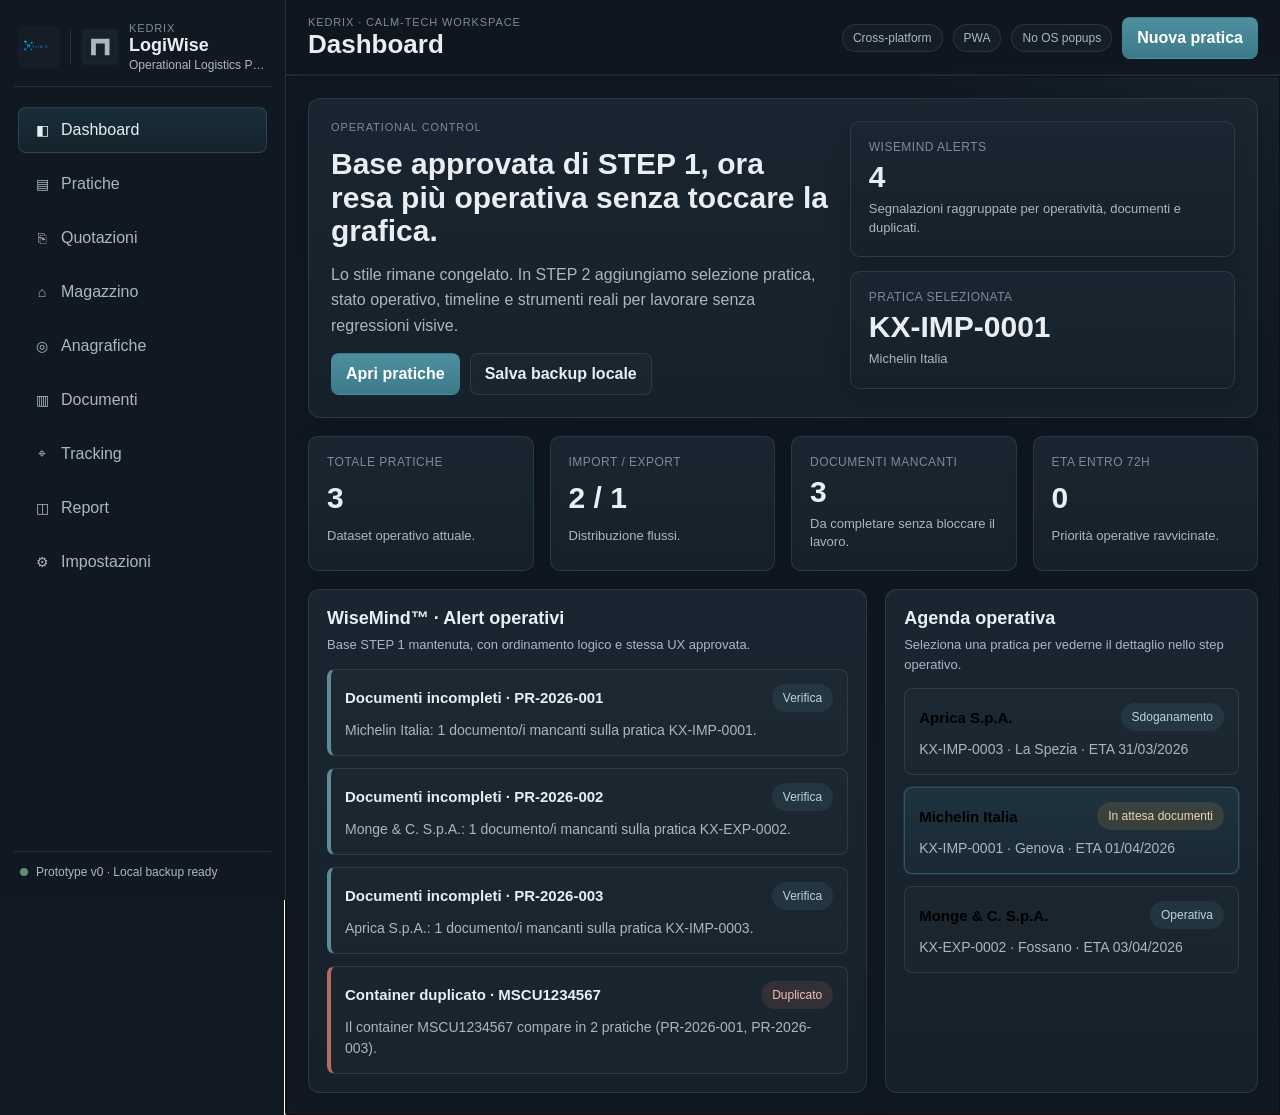
<file: public/index.html>
<!DOCTYPE html>
<html lang="it">
<head>
  <meta charset="UTF-8" />
  <meta name="viewport" content="width=device-width, initial-scale=1, viewport-fit=cover" />
  <title>LogiWise | Kedrix</title>
  <meta name="description" content="LogiWise by Kedrix - Logistics operating platform prototype." />
  <meta name="theme-color" content="#111A23" />
  <meta name="apple-mobile-web-app-capable" content="yes" />
  <meta name="apple-mobile-web-app-status-bar-style" content="default" />
  <link rel="manifest" href="./manifest.json" />
  <link rel="icon" type="image/svg+xml" href="../brand/kedrix.svg" />
  <link rel="stylesheet" href="./style.css" />
</head>
<body>
  <div class="app-shell">
    <aside id="sidebar" class="sidebar" aria-label="Navigazione principale">
      <div class="sidebar-brand">
        <div class="brand-stack">
          <img src="../brand/kedrix.svg" alt="Kedrix" class="brand-kedrix" width="42" height="42" />
          <div class="brand-divider" aria-hidden="true"></div>
          <img src="../brand/logiwise-placeholder.svg" alt="LogiWise placeholder" class="brand-logiwise" width="38" height="38" />
          <div class="brand-text">
            <div class="brand-company">Kedrix</div>
            <div class="brand-product">LogiWise</div>
            <div class="brand-subtitle">Operational Logistics Platform</div>
          </div>
        </div>
        <button id="sidebarCloseBtn" class="icon-button mobile-only" type="button" aria-label="Chiudi menu">✕</button>
      </div>

      <nav class="nav-grid" aria-label="Moduli applicazione">
        <button class="nav-tab active" data-route="dashboard" type="button"><span class="nav-icon">◧</span><span>Dashboard</span></button>
        <button class="nav-tab" data-route="practices" type="button"><span class="nav-icon">▤</span><span>Pratiche</span></button>
        <button class="nav-tab" data-route="quotes" type="button"><span class="nav-icon">⎘</span><span>Quotazioni</span></button>
        <button class="nav-tab" data-route="warehouse" type="button"><span class="nav-icon">⌂</span><span>Magazzino</span></button>
        <button class="nav-tab" data-route="contacts" type="button"><span class="nav-icon">◎</span><span>Anagrafiche</span></button>
        <button class="nav-tab" data-route="documents" type="button"><span class="nav-icon">▥</span><span>Documenti</span></button>
        <button class="nav-tab" data-route="tracking" type="button"><span class="nav-icon">⌖</span><span>Tracking</span></button>
        <button class="nav-tab" data-route="reports" type="button"><span class="nav-icon">◫</span><span>Report</span></button>
        <button class="nav-tab" data-route="settings" type="button"><span class="nav-icon">⚙</span><span>Impostazioni</span></button>
      </nav>

      <div class="sidebar-footer">
        <div class="sidebar-status">
          <span class="status-dot"></span>
          <span>Prototype v0 · Local backup ready</span>
        </div>
      </div>
    </aside>

    <div id="sidebarBackdrop" class="sidebar-backdrop" hidden></div>

    <div class="workspace">
      <header class="topbar">
        <div class="topbar-left">
          <button id="sidebarOpenBtn" class="icon-button mobile-only" type="button" aria-label="Apri menu">☰</button>
          <div>
            <div class="eyebrow">Kedrix · Calm-tech workspace</div>
            <h1 id="pageTitle" class="page-title">Dashboard</h1>
          </div>
        </div>

        <div class="topbar-right">
          <div class="topbar-pills">
            <span class="soft-pill">Cross-platform</span>
            <span class="soft-pill">PWA</span>
            <span class="soft-pill">No OS popups</span>
          </div>
          <button id="quickAddBtn" class="primary-button" type="button">Nuova pratica</button>
        </div>
      </header>

      <main id="mainContent" class="main-content" tabindex="-1" aria-live="polite"></main>
    </div>
  </div>

  <section id="appToastRegion" class="toast-region" aria-live="polite" aria-atomic="true"></section>

  <template id="emptyModuleTemplate">
    <section class="view-stack">
      <section class="hero-panel">
        <div class="hero-content">
          <span class="eyebrow">Module planned</span>
          <h2 class="hero-title">Modulo in roadmap</h2>
          <p class="hero-text">
            Questo modulo è predisposto a livello di navigazione, stile e architettura.
            In STEP 1 non viene implementata la logica operativa per mantenere il rilascio pulito,
            testabile e senza regressioni.
          </p>
          <div class="action-row">
            <button class="primary-button" type="button" data-action-route="dashboard">Torna alla dashboard</button>
            <button class="secondary-button" type="button" data-action-route="practices">Apri pratiche</button>
          </div>
        </div>
      </section>
    </section>
  </template>

  <script src="./app.js"></script>
</body>
</html>
</file>
<file: public/style.css>
:root {
  --bg: #0F1720;
  --bg-alt: #111A23;
  --panel: #16212B;
  --panel-2: #1A2631;
  --panel-3: #20303C;
  --line: rgba(168, 183, 194, 0.14);
  --line-strong: rgba(168, 183, 194, 0.22);

  --text: #E8EEF2;
  --text-soft: #AAB7C2;
  --text-muted: #7E8B97;

  --accent: #3C7A89;
  --accent-2: #4E8F9F;
  --accent-soft: rgba(60, 122, 137, 0.16);

  --success: #5F8F76;
  --warning: #C79A52;
  --danger: #B96A5F;
  --info: #5E8C96;

  --radius-sm: 8px;
  --radius-md: 10px;
  --radius-lg: 12px;

  --shadow: 0 10px 24px rgba(7, 12, 18, 0.18);
  --sidebar-width: 286px;

  --font-ui: Inter, "Segoe UI", Roboto, Arial, sans-serif;
  --fast: 180ms ease;
}

*,
*::before,
*::after { box-sizing: border-box; }

html {
  -webkit-text-size-adjust: 100%;
  text-size-adjust: 100%;
  scroll-behavior: smooth;
}

body {
  margin: 0;
  min-height: 100vh;
  background:
    radial-gradient(circle at top right, rgba(94, 140, 150, 0.10), transparent 24%),
    linear-gradient(180deg, #0F1720 0%, #111A23 100%);
  color: var(--text);
  font-family: var(--font-ui);
}

button,
input,
select,
textarea {
  font: inherit;
}

button { cursor: pointer; }
img { display: block; max-width: 100%; }
[hidden] { display: none !important; }

.app-shell { min-height: 100vh; }

.sidebar {
  position: fixed;
  inset: 0 auto 0 0;
  width: var(--sidebar-width);
  background: rgba(17, 26, 35, 0.98);
  border-right: 1px solid var(--line);
  padding: 18px 14px;
  display: flex;
  flex-direction: column;
  gap: 16px;
  z-index: 50;
  backdrop-filter: blur(10px);
}

.sidebar-brand {
  display: flex;
  justify-content: space-between;
  align-items: flex-start;
  gap: 10px;
  padding: 4px 4px 14px;
  border-bottom: 1px solid var(--line);
}

.brand-stack {
  display: grid;
  grid-template-columns: auto 1px auto 1fr;
  align-items: center;
  gap: 10px;
  min-width: 0;
}

.brand-kedrix {
  width: 42px;
  height: 42px;
  object-fit: contain;
}

.brand-divider {
  width: 1px;
  height: 34px;
  background: var(--line);
}

.brand-logiwise {
  width: 38px;
  height: 38px;
  object-fit: contain;
}

.brand-text {
  min-width: 0;
  display: grid;
  gap: 2px;
}

.brand-company {
  font-size: 11px;
  text-transform: uppercase;
  letter-spacing: 0.08em;
  color: var(--text-muted);
}

.brand-product {
  font-size: 18px;
  font-weight: 700;
  line-height: 1.1;
}

.brand-subtitle {
  font-size: 12px;
  color: var(--text-soft);
  white-space: nowrap;
  overflow: hidden;
  text-overflow: ellipsis;
}

.nav-grid {
  display: grid;
  gap: 8px;
  padding: 4px;
}

.nav-tab {
  min-height: 46px;
  width: 100%;
  display: grid;
  grid-template-columns: 18px 1fr;
  gap: 10px;
  align-items: center;
  text-align: left;
  padding: 0 14px;
  border: 1px solid transparent;
  border-radius: 8px;
  background: transparent;
  color: var(--text-soft);
  transition:
    background var(--fast),
    border-color var(--fast),
    color var(--fast),
    transform var(--fast);
}

.nav-tab:hover,
.nav-tab:focus-visible {
  background: rgba(60, 122, 137, 0.10);
  border-color: rgba(78, 143, 159, 0.24);
  color: var(--text);
  outline: none;
  transform: translateX(2px);
}

.nav-tab.active {
  background: linear-gradient(180deg, rgba(60, 122, 137, 0.22), rgba(60, 122, 137, 0.10));
  border-color: rgba(78, 143, 159, 0.28);
  color: var(--text);
}

.nav-icon {
  display: inline-flex;
  justify-content: center;
  font-size: 14px;
}

.sidebar-footer {
  margin-top: auto;
  padding: 10px 6px 2px;
  border-top: 1px solid var(--line);
}

.sidebar-status {
  display: inline-flex;
  align-items: center;
  gap: 8px;
  color: var(--text-soft);
  font-size: 12px;
}

.status-dot {
  width: 8px;
  height: 8px;
  background: var(--success);
  border-radius: 999px;
}

.sidebar-backdrop {
  position: fixed;
  inset: 0;
  background: rgba(10, 14, 18, 0.50);
  z-index: 40;
}

.workspace {
  margin-left: var(--sidebar-width);
  min-height: 100vh;
  display: flex;
  flex-direction: column;
}

.topbar {
  position: sticky;
  top: 0;
  z-index: 30;
  min-height: 76px;
  padding: 14px 22px;
  display: flex;
  align-items: center;
  justify-content: space-between;
  gap: 18px;
  background: rgba(15, 23, 32, 0.92);
  border-bottom: 1px solid var(--line);
  backdrop-filter: blur(12px);
}

.topbar-left,
.topbar-right,
.topbar-pills {
  display: flex;
  align-items: center;
  gap: 10px;
  flex-wrap: wrap;
}

.eyebrow {
  font-size: 11px;
  text-transform: uppercase;
  letter-spacing: 0.08em;
  color: var(--text-muted);
}

.page-title {
  margin: 2px 0 0;
  font-size: 26px;
  line-height: 1.1;
  font-weight: 700;
}

.main-content {
  padding: 22px;
  width: 100%;
}

.view-stack {
  display: grid;
  gap: 18px;
}

.hero-panel,
.panel,
.stat-card,
.table-panel,
.form-panel,
.toast,
.empty-module {
  background: linear-gradient(180deg, rgba(26, 38, 49, 0.96), rgba(22, 33, 43, 0.96));
  border: 1px solid var(--line);
  box-shadow: var(--shadow);
}

.hero-panel {
  display: grid;
  grid-template-columns: 1.3fr 1fr;
  gap: 18px;
  padding: 22px;
  border-radius: 12px;
}

.hero-content,
.hero-side {
  display: grid;
  gap: 14px;
  align-content: start;
}

.hero-title {
  margin: 0;
  font-size: 30px;
  line-height: 1.12;
  font-weight: 700;
}

.hero-text {
  margin: 0;
  color: var(--text-soft);
  line-height: 1.6;
}

.action-row {
  display: flex;
  align-items: center;
  gap: 10px;
  flex-wrap: wrap;
}

.stat-grid {
  display: grid;
  grid-template-columns: repeat(4, minmax(0, 1fr));
  gap: 16px;
}

.stat-card {
  border-radius: 10px;
  padding: 18px;
  display: grid;
  gap: 8px;
  min-height: 118px;
}

.stat-label {
  font-size: 12px;
  color: var(--text-muted);
  text-transform: uppercase;
  letter-spacing: 0.04em;
}

.stat-value {
  font-size: 30px;
  line-height: 1;
  font-weight: 700;
}

.stat-hint {
  color: var(--text-soft);
  font-size: 13px;
  line-height: 1.45;
}

.two-col {
  display: grid;
  grid-template-columns: 1.2fr 0.8fr;
  gap: 18px;
}

.panel,
.table-panel,
.form-panel,
.empty-module {
  border-radius: 12px;
  padding: 18px;
}

.panel-head {
  display: flex;
  justify-content: space-between;
  align-items: flex-start;
  gap: 12px;
  margin-bottom: 14px;
}

.panel-title {
  margin: 0;
  font-size: 18px;
  font-weight: 700;
}

.panel-subtitle {
  margin: 6px 0 0;
  color: var(--text-soft);
  font-size: 13px;
  line-height: 1.5;
}

.alert-list,
.activity-list {
  display: grid;
  gap: 12px;
}

.alert-item,
.activity-item {
  border: 1px solid var(--line);
  background: rgba(255,255,255,0.015);
  border-radius: 8px;
  padding: 14px;
}

.alert-item {
  border-left-width: 4px;
}

.alert-item.info { border-left-color: var(--info); }
.alert-item.warning { border-left-color: var(--warning); }
.alert-item.danger { border-left-color: var(--danger); }
.alert-item.success { border-left-color: var(--success); }

.alert-top,
.activity-top {
  display: flex;
  justify-content: space-between;
  gap: 10px;
  align-items: center;
  flex-wrap: wrap;
}

.alert-title,
.activity-title {
  font-size: 15px;
  font-weight: 700;
}

.alert-text,
.activity-text {
  margin-top: 8px;
  color: var(--text-soft);
  font-size: 14px;
  line-height: 1.5;
}

.table-wrap {
  width: 100%;
  overflow-x: auto;
  border: 1px solid var(--line);
  border-radius: 8px;
}

.table {
  width: 100%;
  min-width: 900px;
  border-collapse: collapse;
}

.table th,
.table td {
  padding: 14px 14px;
  text-align: left;
  border-bottom: 1px solid var(--line);
  vertical-align: top;
}

.table th {
  font-size: 12px;
  text-transform: uppercase;
  letter-spacing: 0.05em;
  color: var(--text-muted);
  background: rgba(255,255,255,0.02);
}

.table td {
  font-size: 14px;
  color: var(--text);
}

.table tr:last-child td { border-bottom: none; }

.form-grid {
  display: grid;
  grid-template-columns: repeat(2, minmax(0,1fr));
  gap: 14px;
}

.field {
  display: grid;
  gap: 8px;
}

.field.full { grid-column: 1 / -1; }

.field label {
  font-size: 13px;
  color: var(--text-soft);
  font-weight: 600;
}

.field input,
.field select,
.field textarea {
  min-height: 46px;
  width: 100%;
  border-radius: 8px;
  border: 1px solid var(--line);
  background: rgba(255,255,255,0.025);
  color: var(--text);
  padding: 12px 12px;
  transition: border-color var(--fast), background var(--fast), box-shadow var(--fast);
}

.field textarea {
  min-height: 98px;
  resize: vertical;
}

.field input:hover,
.field select:hover,
.field textarea:hover {
  border-color: rgba(78, 143, 159, 0.22);
}

.field input:focus-visible,
.field select:focus-visible,
.field textarea:focus-visible,
.primary-button:focus-visible,
.secondary-button:focus-visible,
.icon-button:focus-visible,
.nav-tab:focus-visible {
  outline: none;
  border-color: rgba(78, 143, 159, 0.46);
  box-shadow: 0 0 0 3px rgba(78, 143, 159, 0.16);
}

.primary-button,
.secondary-button,
.icon-button,
.badge,
.soft-pill {
  border: 1px solid transparent;
}

.primary-button,
.secondary-button {
  min-height: 42px;
  padding: 0 14px;
  border-radius: 8px;
  font-weight: 600;
  transition: background var(--fast), border-color var(--fast), transform var(--fast), color var(--fast);
}

.primary-button {
  background: linear-gradient(180deg, var(--accent-2), var(--accent));
  color: white;
}

.primary-button:hover {
  transform: translateY(-1px);
  filter: brightness(1.02);
}

.secondary-button {
  background: rgba(255,255,255,0.02);
  border-color: var(--line);
  color: var(--text);
}

.secondary-button:hover {
  transform: translateY(-1px);
  background: rgba(60, 122, 137, 0.08);
  border-color: rgba(78, 143, 159, 0.28);
}

.icon-button {
  width: 40px;
  height: 40px;
  border-radius: 8px;
  background: rgba(255,255,255,0.02);
  color: var(--text);
  border-color: var(--line);
}

.badge,
.soft-pill {
  display: inline-flex;
  align-items: center;
  justify-content: center;
  min-height: 28px;
  padding: 4px 10px;
  border-radius: 999px;
  font-size: 12px;
  white-space: nowrap;
}

.soft-pill {
  background: rgba(255,255,255,0.03);
  border-color: var(--line);
  color: var(--text-soft);
}

.badge.info { background: rgba(94, 140, 150, 0.14); color: #b9d4db; }
.badge.warning { background: rgba(199, 154, 82, 0.16); color: #eed4a6; }
.badge.danger { background: rgba(185, 106, 95, 0.16); color: #f0c1b8; }
.badge.success { background: rgba(95, 143, 118, 0.16); color: #c7e0d0; }

.meta-note {
  color: var(--text-soft);
  font-size: 13px;
  line-height: 1.55;
}

.toast-region {
  position: fixed;
  right: 18px;
  bottom: 18px;
  z-index: 100;
  display: grid;
  gap: 10px;
  width: min(360px, calc(100vw - 24px));
}

.toast {
  border-radius: 10px;
  padding: 14px 16px;
  display: grid;
  gap: 6px;
}

.toast-title {
  font-size: 14px;
  font-weight: 700;
}

.toast-text {
  font-size: 13px;
  color: var(--text-soft);
  line-height: 1.45;
}

.mobile-only { display: none; }

@media (max-width: 1180px) {
  .stat-grid { grid-template-columns: repeat(2, minmax(0,1fr)); }
  .hero-panel,
  .two-col { grid-template-columns: 1fr; }
}

@media (max-width: 980px) {
  .workspace { margin-left: 0; }
  .sidebar {
    transform: translateX(-100%);
    transition: transform var(--fast);
  }
  .sidebar.open { transform: translateX(0); }
  .mobile-only { display: inline-flex; align-items: center; justify-content: center; }
  .topbar { padding: 14px 16px; }
  .main-content { padding: 16px; }
}

@media (max-width: 720px) {
  .stat-grid,
  .form-grid { grid-template-columns: 1fr; }
  .topbar-right .topbar-pills { display: none; }
  .hero-title { font-size: 26px; }
  .page-title { font-size: 22px; }
  .table { min-width: 780px; }
}

@media (prefers-reduced-motion: reduce) {
  * { animation: none !important; transition: none !important; scroll-behavior: auto !important; }
}


.brand-kedrix,
.brand-logiwise {
  background: rgba(255,255,255,0.02);
  border-radius: 6px;
}


/* STEP 2 additions - built on frozen STEP 1 styling */
.toolbar-panel {
  background: linear-gradient(180deg, rgba(26, 38, 49, 0.96), rgba(22, 33, 43, 0.96));
  border: 1px solid var(--line);
  box-shadow: var(--shadow);
  border-radius: 12px;
  padding: 18px;
}

.toolbar-grid {
  display: grid;
  grid-template-columns: repeat(3, minmax(0, 1fr));
  gap: 14px;
}

.three-col {
  display: grid;
  grid-template-columns: 1.15fr 0.95fr 0.9fr;
  gap: 18px;
}

.list-scroll {
  display: grid;
  gap: 12px;
  max-height: 640px;
  overflow: auto;
  padding-right: 4px;
}

.practice-card-button {
  width: 100%;
  text-align: left;
  border: 1px solid var(--line);
  cursor: pointer;
  transition: background var(--fast), border-color var(--fast), transform var(--fast), box-shadow var(--fast);
}

.practice-card-button:hover {
  border-color: rgba(78, 143, 159, 0.28);
  background: rgba(60, 122, 137, 0.08);
  transform: translateY(-1px);
}

.practice-card-button.is-selected {
  border-color: rgba(78, 143, 159, 0.42);
  background: linear-gradient(180deg, rgba(60, 122, 137, 0.18), rgba(60, 122, 137, 0.08));
  box-shadow: 0 0 0 1px rgba(78, 143, 159, 0.16);
}

.detail-grid,
.doc-grid,
.timeline-list {
  display: grid;
  gap: 10px;
}

.detail-row {
  display: grid;
  grid-template-columns: 128px 1fr;
  gap: 12px;
  align-items: center;
  border-bottom: 1px solid var(--line);
  padding-bottom: 8px;
}

.detail-row:last-child {
  border-bottom: 0;
  padding-bottom: 0;
}

.detail-label {
  font-size: 12px;
  text-transform: uppercase;
  letter-spacing: 0.05em;
  color: var(--text-muted);
}

.detail-value {
  color: var(--text);
  font-size: 14px;
}

.doc-grid {
  grid-template-columns: repeat(2, minmax(0, 1fr));
  margin-top: 16px;
}

.doc-card {
  display: flex;
  align-items: center;
  justify-content: space-between;
  gap: 10px;
  border: 1px solid var(--line);
  border-radius: 8px;
  padding: 12px;
  background: rgba(255,255,255,0.015);
}

.doc-ok {
  border-color: rgba(95, 143, 118, 0.20);
}

.doc-missing {
  border-color: rgba(199, 154, 82, 0.20);
}

.panel-subsection {
  margin-top: 16px;
}

.notes-box {
  min-height: 62px;
  border: 1px solid var(--line);
  border-radius: 8px;
  padding: 12px;
  background: rgba(255,255,255,0.015);
  color: var(--text-soft);
  line-height: 1.55;
}

.timeline-item {
  border-left: 2px solid rgba(78, 143, 159, 0.30);
  padding: 4px 0 4px 12px;
}

.timeline-when {
  font-size: 12px;
  color: var(--text-muted);
  margin-bottom: 4px;
}

.timeline-text {
  font-size: 14px;
  color: var(--text-soft);
}

@media (max-width: 1280px) {
  .three-col {
    grid-template-columns: 1fr;
  }
}

@media (max-width: 980px) {
  .toolbar-grid {
    grid-template-columns: 1fr;
  }
}

@media (max-width: 720px) {
  .doc-grid {
    grid-template-columns: 1fr;
  }
  .detail-row {
    grid-template-columns: 1fr;
    gap: 6px;
  }
}
</file>
